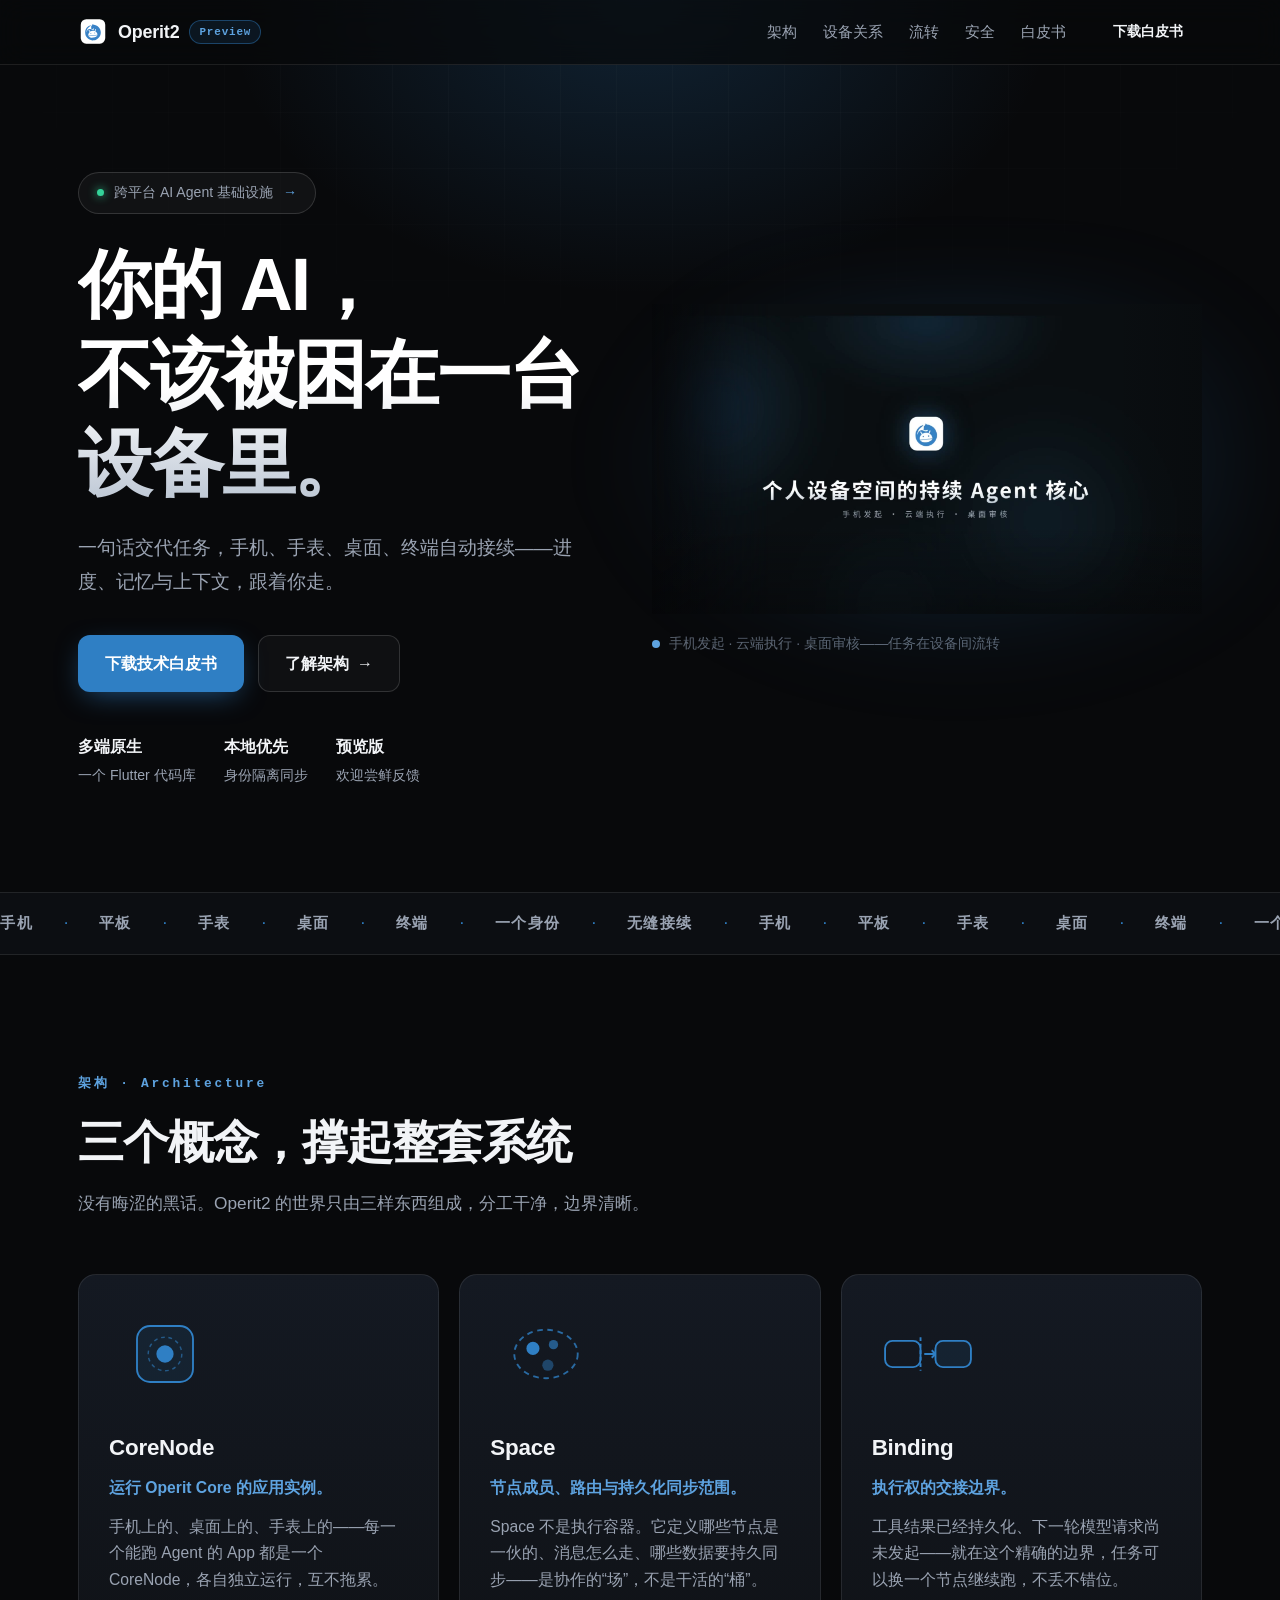
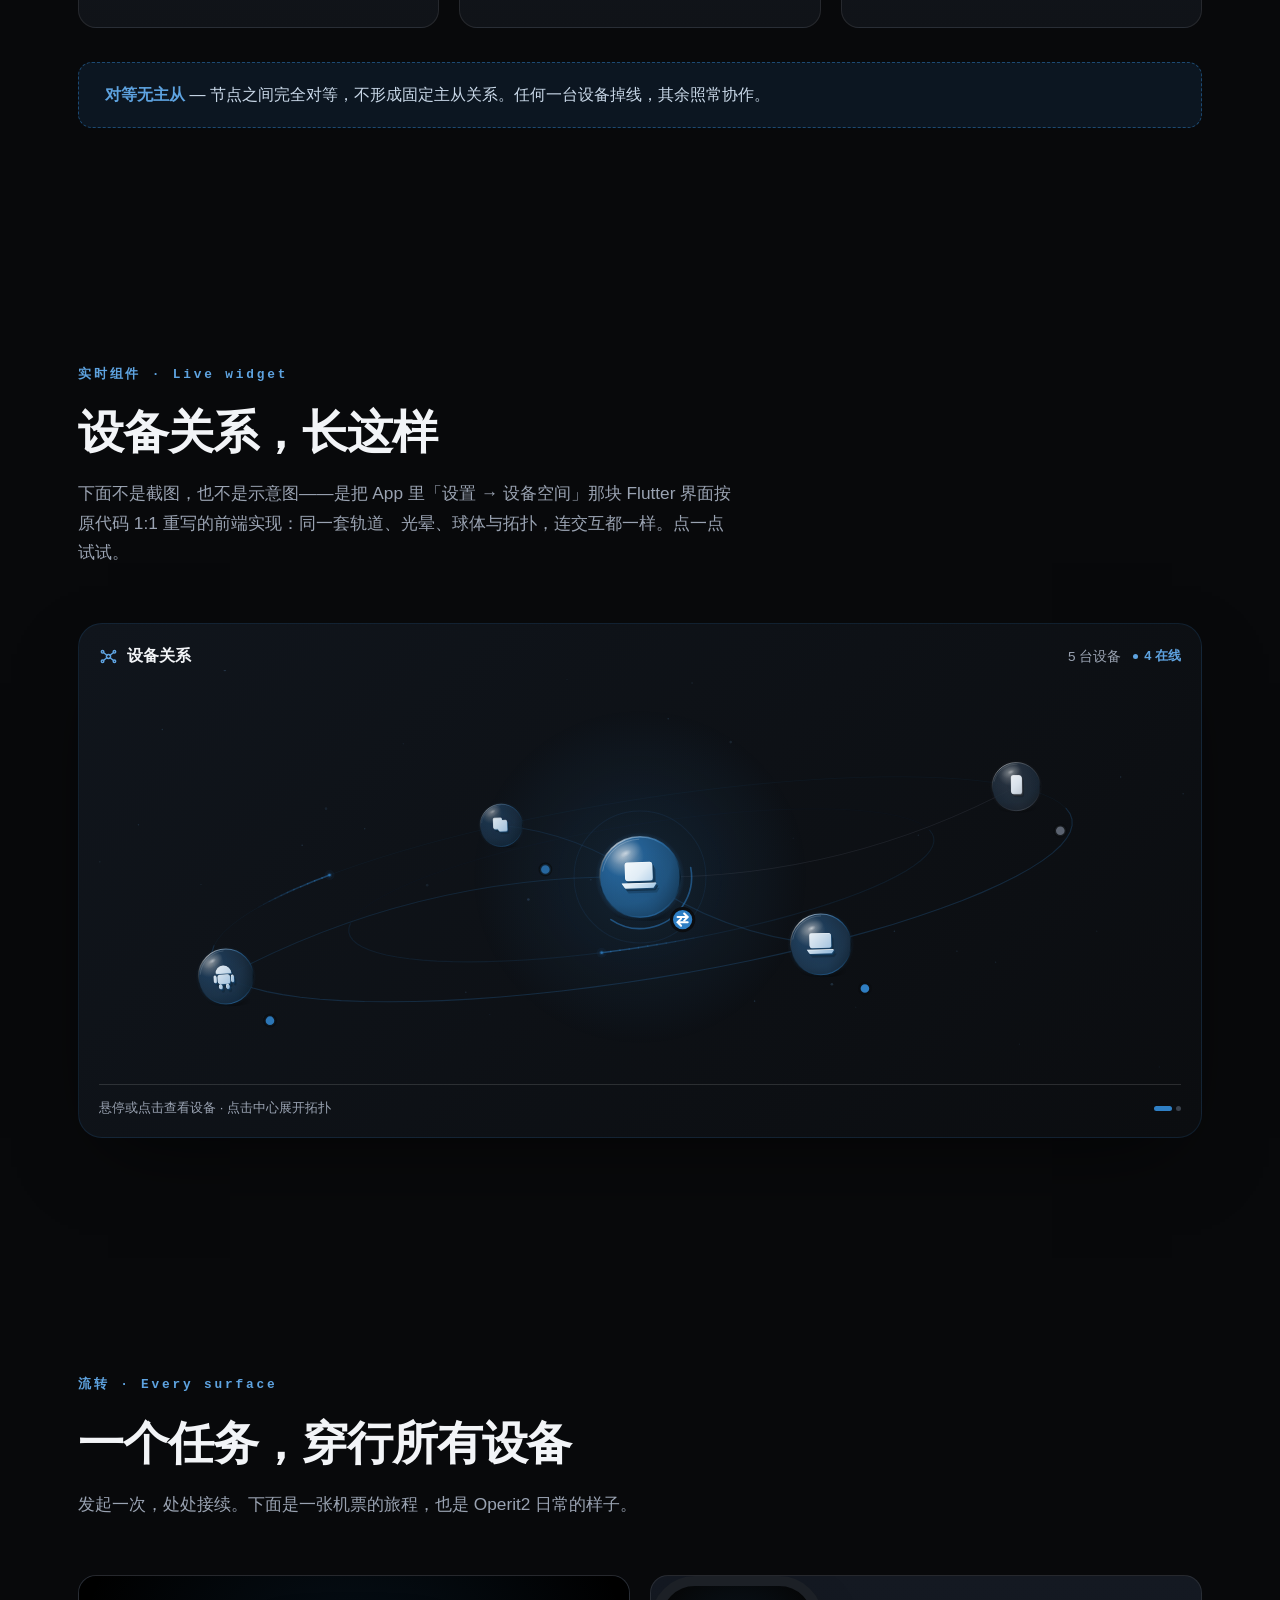
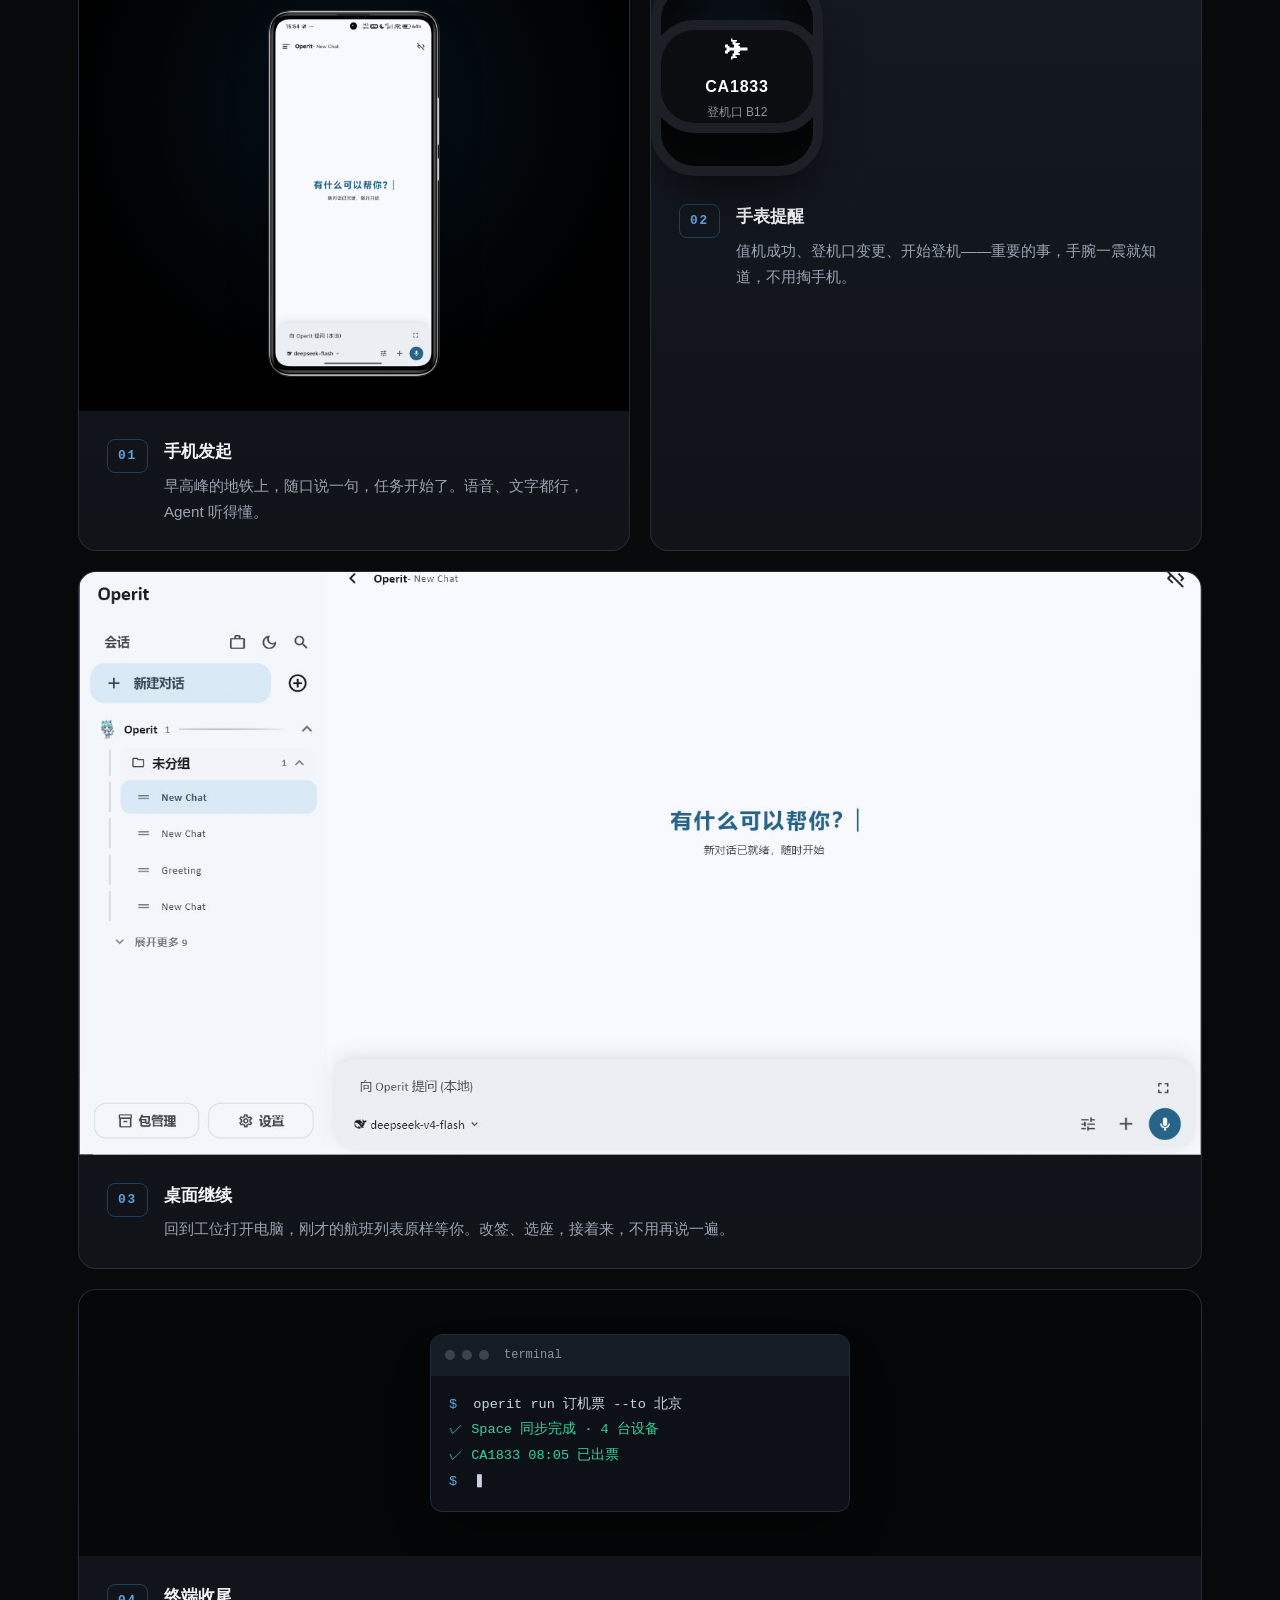
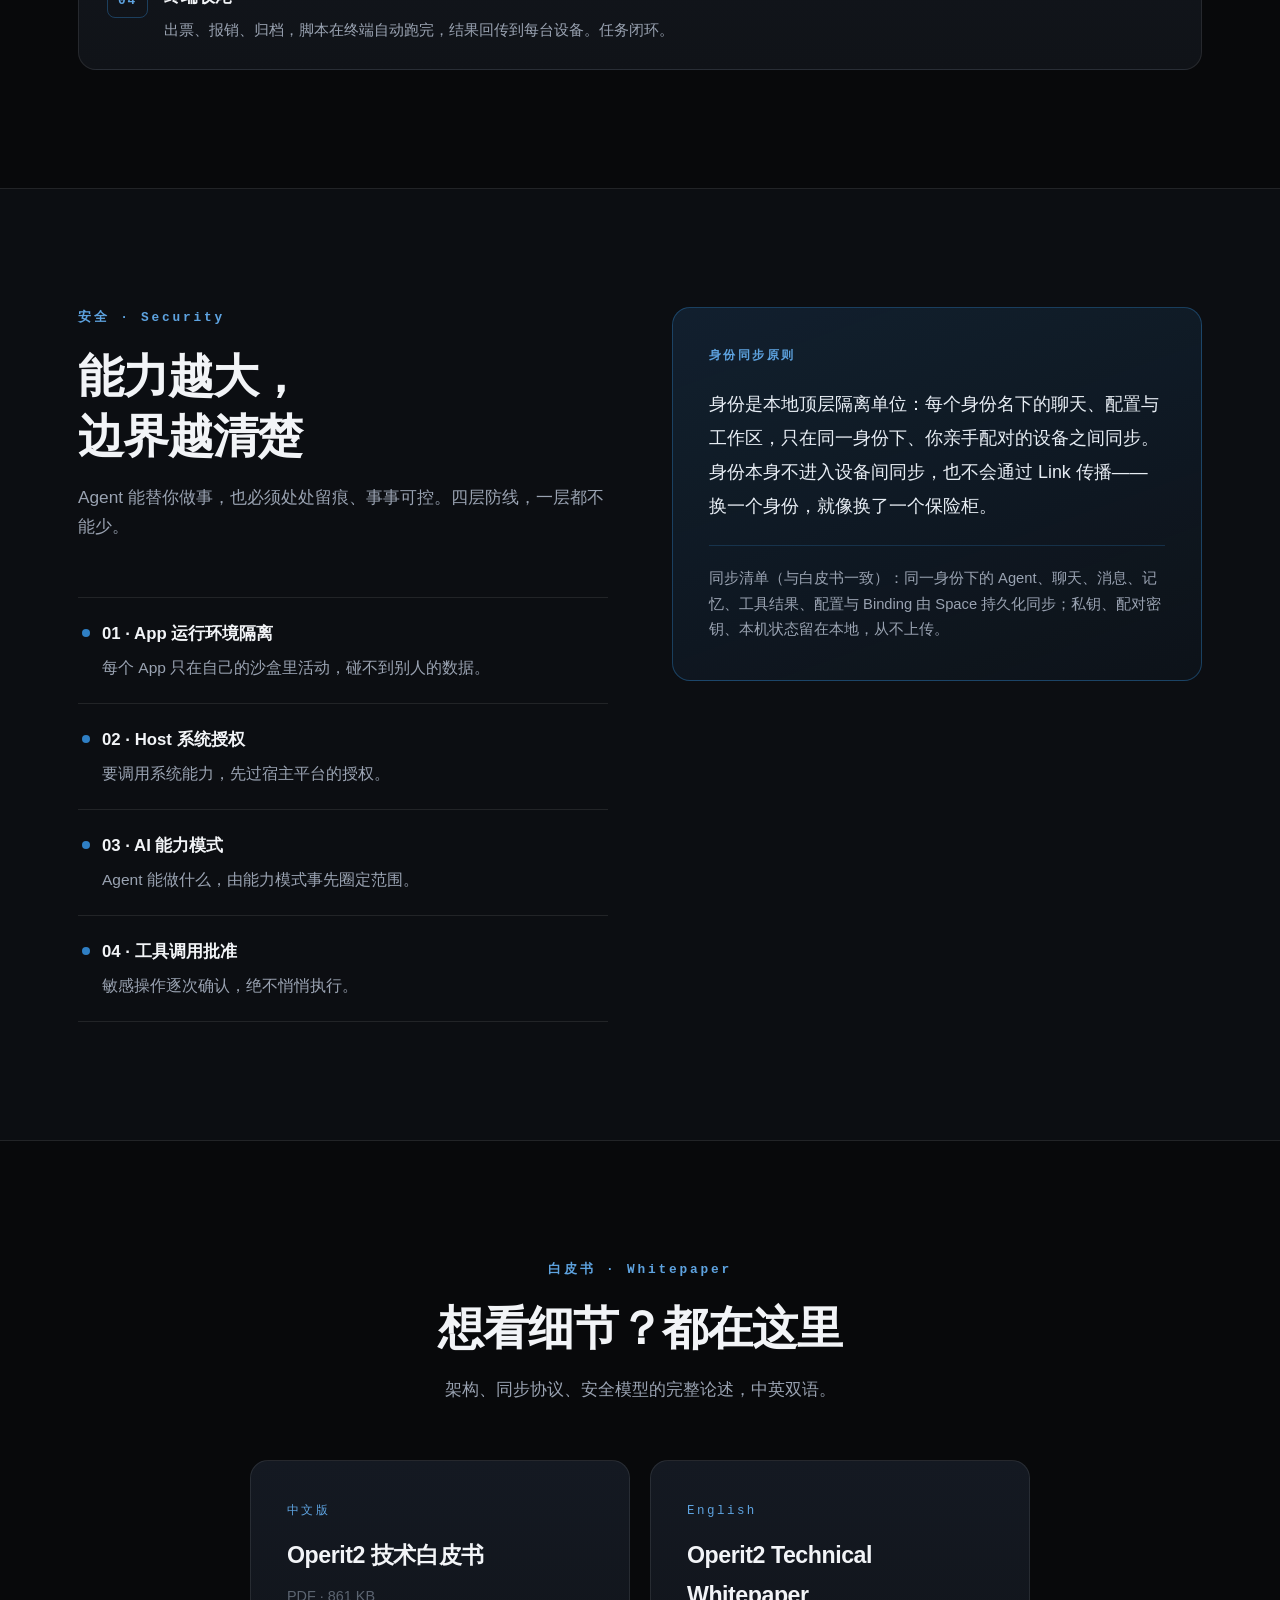
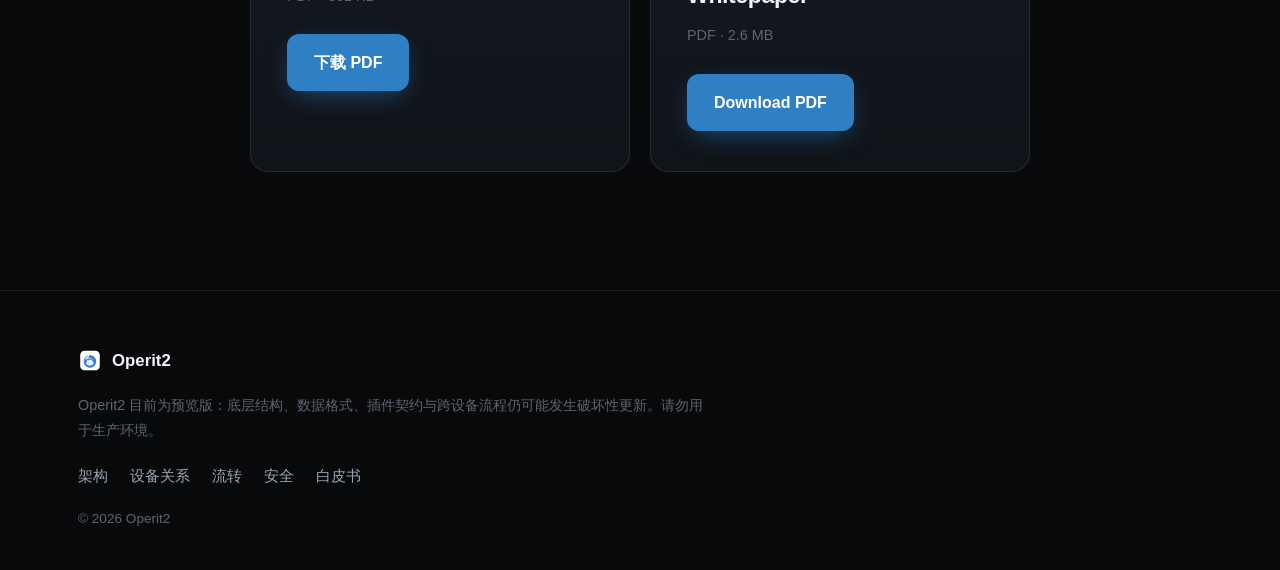
<file: index.html>
<!DOCTYPE html>
<html lang="zh-CN">
<head>
<meta charset="UTF-8">
<meta name="viewport" content="width=device-width, initial-scale=1.0">
<title>Operit2 — 你的 AI，不该被困在一台设备里</title>
<meta name="description" content="Operit2 是跨平台 AI Agent 基础设施。一句话交代任务，手机、手表、桌面、终端自动接续——进度、记忆与上下文，跟着你走。">
<link rel="icon" type="image/svg+xml" href="assets/img/operit-logo.svg">
<link rel="stylesheet" href="assets/css/style.css">
</head>
<body>

<!-- ============ NAV ============ -->
<header class="nav">
  <div class="nav-in">
    <a class="brand" href="#top" aria-label="Operit2 首页">
      <img src="assets/img/operit-logo.svg" alt="" width="30" height="30">
      <b>Operit2</b><span class="pill">Preview</span>
    </a>
    <nav class="nav-links">
      <a href="#arch">架构</a><a href="#devices">设备关系</a><a href="#flow">流转</a><a href="#security">安全</a><a href="#whitepaper">白皮书</a>
    </nav>
    <a class="btn btn-sm" href="assets/docs/Operit2技术白皮书.pdf" download>下载白皮书</a>
  </div>
</header>

<main id="top">
<!-- ============ HERO ============ -->
<section class="hero">
  <div class="hero-bg" aria-hidden="true"><div class="beam"></div><div class="grid"></div></div>
  <div class="wrap hero-in">
    <div class="hero-copy">
      <a class="announce reveal" href="#flow"><span class="dot"></span>跨平台 AI Agent 基础设施<span class="arr">→</span></a>
      <h1 class="reveal">你的 AI，<br>不该被困在一台设备里。</h1>
      <p class="lede reveal">一句话交代任务，手机、手表、桌面、终端自动接续——进度、记忆与上下文，跟着你走。</p>
      <div class="cta-row reveal">
        <a class="btn btn-primary" href="assets/docs/Operit2技术白皮书.pdf" download>下载技术白皮书</a>
        <a class="btn btn-ghost" href="#arch">了解架构<span>→</span></a>
      </div>
      <ul class="hero-points reveal">
        <li><b>多端原生</b>一个 Flutter 代码库</li>
        <li><b>本地优先</b>身份隔离同步</li>
        <li><b>预览版</b>欢迎尝鲜反馈</li>
      </ul>
    </div>
    <div class="hero-visual reveal">
      <div class="hv-glow" aria-hidden="true"></div>
      <div class="hv-frame">
        <video autoplay muted loop playsinline preload="auto" poster="assets/video/hero-poster.jpg">
          <source src="assets/video/hero-loop.mp4" type="video/mp4">
        </video>
        <div class="hv-shade" aria-hidden="true"></div>
      </div>
      <p class="hv-cap"><span class="pulse"></span>手机发起 · 云端执行 · 桌面审核——任务在设备间流转</p>
    </div>
  </div>
</section>

<!-- ============ MARQUEE ============ -->
<div class="marquee" aria-hidden="true">
  <div class="marquee-in">
    <span>手机</span><i>·</i><span>平板</span><i>·</i><span>手表</span><i>·</i><span>桌面</span><i>·</i><span>终端</span><i>·</i><span>一个身份</span><i>·</i><span>无缝接续</span><i>·</i>
    <span>手机</span><i>·</i><span>平板</span><i>·</i><span>手表</span><i>·</i><span>桌面</span><i>·</i><span>终端</span><i>·</i><span>一个身份</span><i>·</i><span>无缝接续</span><i>·</i>
  </div>
</div>

<!-- ============ ARCH ============ -->
<section class="section" id="arch">
  <div class="wrap">
    <p class="eyebrow reveal">架构 · Architecture</p>
    <h2 class="reveal">三个概念，撑起整套系统</h2>
    <p class="sub reveal">没有晦涩的黑话。Operit2 的世界只由三样东西组成，分工干净，边界清晰。</p>
    <div class="cards3">
      <article class="card reveal">
        <svg class="diag" viewBox="0 0 120 96" aria-hidden="true">
          <rect x="30" y="18" width="60" height="60" rx="14" fill="rgba(47,127,196,.10)" stroke="#2F7FC4" stroke-width="2"/>
          <circle cx="60" cy="48" r="9" fill="#2F7FC4"><animate attributeName="r" values="9;11;9" dur="2.4s" repeatCount="indefinite"/></circle>
          <circle cx="60" cy="48" r="18" fill="none" stroke="#2F7FC4" stroke-width="1.5" stroke-dasharray="4 4" opacity=".6"/>
        </svg>
        <h3>CoreNode</h3>
        <p class="def">运行 Operit Core 的应用实例。</p>
        <p>手机上的、桌面上的、手表上的——每一个能跑 Agent 的 App 都是一个 CoreNode，各自独立运行，互不拖累。</p>
      </article>
      <article class="card reveal">
        <svg class="diag" viewBox="0 0 120 96" aria-hidden="true">
          <ellipse cx="60" cy="48" rx="34" ry="26" fill="none" stroke="#2F7FC4" stroke-width="2" stroke-dasharray="6 5" opacity=".8"/>
          <circle cx="46" cy="42" r="7" fill="#2F7FC4"/><circle cx="68" cy="38" r="5" fill="#2F7FC4" opacity=".65"/><circle cx="62" cy="60" r="6" fill="#2F7FC4" opacity=".45"/>
        </svg>
        <h3>Space</h3>
        <p class="def">节点成员、路由与持久化同步范围。</p>
        <p>Space 不是执行容器。它定义哪些节点是一伙的、消息怎么走、哪些数据要持久同步——是协作的“场”，不是干活的“桶”。</p>
      </article>
      <article class="card reveal">
        <svg class="diag" viewBox="0 0 120 96" aria-hidden="true">
          <rect x="14" y="34" width="38" height="28" rx="8" fill="none" stroke="#2F7FC4" stroke-width="2"/>
          <rect x="68" y="34" width="38" height="28" rx="8" fill="rgba(47,127,196,.10)" stroke="#2F7FC4" stroke-width="2"/>
          <line x1="52" y1="30" x2="52" y2="66" stroke="#2F7FC4" stroke-width="2" stroke-dasharray="4 3"/>
          <path d="M56 48h12m0 0l-4-4m4 4l-4 4" stroke="#2F7FC4" stroke-width="2" fill="none"/>
        </svg>
        <h3>Binding</h3>
        <p class="def">执行权的交接边界。</p>
        <p>工具结果已经持久化、下一轮模型请求尚未发起——就在这个精确的边界，任务可以换一个节点继续跑，不丢不错位。</p>
      </article>
    </div>
    <p class="principle reveal"><b>对等无主从</b> — 节点之间完全对等，不形成固定主从关系。任何一台设备掉线，其余照常协作。</p>
  </div>
</section>

<!-- ============ DEVICE GRAPH ============ -->
<section class="section" id="devices">
  <div class="wrap">
    <p class="eyebrow reveal">实时组件 · Live widget</p>
    <h2 class="reveal">设备关系，长这样</h2>
    <p class="sub reveal">下面不是截图，也不是示意图——是把 App 里「设置 → 设备空间」那块 Flutter 界面按原代码 1:1 重写的前端实现：同一套轨道、光晕、球体与拓扑，连交互都一样。点一点试试。</p>
    <div class="graph-card reveal" id="deviceGraph">
      <div class="graph-head">
        <div class="graph-title">
          <svg class="hub" viewBox="0 0 24 24" width="19" height="19" fill="none" stroke="currentColor" stroke-width="1.8" stroke-linecap="round" aria-hidden="true"><circle cx="12" cy="12" r="2.6"/><circle cx="4.5" cy="6" r="1.6"/><circle cx="19.5" cy="6" r="1.6"/><circle cx="4.5" cy="18" r="1.6"/><circle cx="19.5" cy="18" r="1.6"/><path d="M6 7.2 10 10.4M18 7.2 14 10.4M6 16.8 10 13.6M18 16.8 14 13.6"/></svg>
          <span class="graph-title-txt">设备关系</span>
        </div>
        <div class="graph-stats">
          <span class="graph-count">5 台设备</span>
          <span class="online-pill"><i></i><span class="graph-online-n">4 在线</span></span>
        </div>
      </div>
      <div class="graph-stage">
        <canvas></canvas>
        <div class="graph-nodes"></div>
      </div>
      <div class="graph-foot">
        <div class="divider"></div>
        <div class="foot-row">
          <span class="graph-hint">悬停或点击查看设备 · 点击中心展开拓扑</span>
          <span class="mode-dots" aria-hidden="true"><i class="on"></i><i></i></span>
        </div>
      </div>
      <div class="graph-details" hidden></div>
    </div>
  </div>
</section>

<!-- ============ FLOW ============ -->
<section class="section" id="flow">
  <div class="wrap">
    <p class="eyebrow reveal">流转 · Every surface</p>
    <h2 class="reveal">一个任务，穿行所有设备</h2>
    <p class="sub reveal">发起一次，处处接续。下面是一张机票的旅程，也是 Operit2 日常的样子。</p>
    <div class="bento">
      <figure class="cell reveal">
        <div class="cell-shot phone"><img src="assets/img/app-mobile.png" alt="Operit 手机端真实界面" loading="lazy"></div>
        <figcaption><span class="step-n">01</span><div><b>手机发起</b><p>早高峰的地铁上，随口说一句，任务开始了。语音、文字都行，Agent 听得懂。</p></div></figcaption>
      </figure>
      <figure class="cell reveal">
        <div class="cell-shot watch">
          <div class="watch"><p>✈</p><b>CA1833</b><small>登机口 B12</small></div>
        </div>
        <figcaption><span class="step-n">02</span><div><b>手表提醒</b><p>值机成功、登机口变更、开始登机——重要的事，手腕一震就知道，不用掏手机。</p></div></figcaption>
      </figure>
      <figure class="cell span2 reveal">
        <div class="cell-shot crop"><img src="assets/img/app-desktop.jpg" alt="Operit 桌面端真实界面" loading="lazy"></div>
        <figcaption><span class="step-n">03</span><div><b>桌面继续</b><p>回到工位打开电脑，刚才的航班列表原样等你。改签、选座，接着来，不用再说一遍。</p></div></figcaption>
      </figure>
      <figure class="cell span2 reveal">
        <div class="cell-shot term">
          <div class="terminal"><div class="term-bar"><span></span><span></span><span></span><em>terminal</em></div>
          <div class="term-body"><p><i>$</i> operit run 订机票 --to 北京</p><p class="ok">✓ Space 同步完成 · 4 台设备</p><p class="ok">✓ CA1833 08:05 已出票</p><p><i>$</i> <span class="caret">▍</span></p></div></div>
        </div>
        <figcaption><span class="step-n">04</span><div><b>终端收尾</b><p>出票、报销、归档，脚本在终端自动跑完，结果回传到每台设备。任务闭环。</p></div></figcaption>
      </figure>
    </div>
  </div>
</section>

<!-- ============ SECURITY ============ -->
<section class="section" id="security">
  <div class="wrap sec-grid">
    <div>
      <p class="eyebrow reveal">安全 · Security</p>
      <h2 class="reveal">能力越大，<br>边界越清楚</h2>
      <p class="sub reveal">Agent 能替你做事，也必须处处留痕、事事可控。四层防线，一层都不能少。</p>
      <ol class="layers">
        <li class="reveal"><b>01 · App 运行环境隔离</b><p>每个 App 只在自己的沙盒里活动，碰不到别人的数据。</p></li>
        <li class="reveal"><b>02 · Host 系统授权</b><p>要调用系统能力，先过宿主平台的授权。</p></li>
        <li class="reveal"><b>03 · AI 能力模式</b><p>Agent 能做什么，由能力模式事先圈定范围。</p></li>
        <li class="reveal"><b>04 · 工具调用批准</b><p>敏感操作逐次确认，绝不悄悄执行。</p></li>
      </ol>
    </div>
    <aside class="quote-card reveal">
      <p class="q-eyebrow">身份同步原则</p>
      <p class="q-main">身份是本地顶层隔离单位：每个身份名下的聊天、配置与工作区，只在同一身份下、你亲手配对的设备之间同步。身份本身不进入设备间同步，也不会通过 Link 传播——换一个身份，就像换了一个保险柜。</p>
      <p class="q-sub">同步清单（与白皮书一致）：同一身份下的 Agent、聊天、消息、记忆、工具结果、配置与 Binding 由 Space 持久化同步；私钥、配对密钥、本机状态留在本地，从不上传。</p>
    </aside>
  </div>
</section>

<!-- ============ WHITEPAPER ============ -->
<section class="section" id="whitepaper">
  <div class="wrap center">
    <p class="eyebrow reveal">白皮书 · Whitepaper</p>
    <h2 class="reveal">想看细节？都在这里</h2>
    <p class="sub reveal">架构、同步协议、安全模型的完整论述，中英双语。</p>
    <div class="wp-cards">
      <article class="wp-card reveal">
        <p class="wp-lang">中文版</p><h3>Operit2 技术白皮书</h3><p class="wp-meta">PDF · 861 KB</p>
        <a class="btn btn-primary" href="assets/docs/Operit2技术白皮书.pdf" download>下载 PDF</a>
      </article>
      <article class="wp-card reveal">
        <p class="wp-lang">English</p><h3>Operit2 Technical Whitepaper</h3><p class="wp-meta">PDF · 2.6 MB</p>
        <a class="btn btn-primary" href="assets/docs/Operit2-Technical-Whitepaper.pdf" download>Download PDF</a>
      </article>
    </div>
  </div>
</section>
</main>

<!-- ============ FOOTER ============ -->
<footer class="footer">
  <div class="wrap">
    <div class="foot-brand"><img src="assets/img/operit-logo.svg" alt="" width="24" height="24"><b>Operit2</b></div>
    <p class="disclaimer">Operit2 目前为预览版：底层结构、数据格式、插件契约与跨设备流程仍可能发生破坏性更新。请勿用于生产环境。</p>
    <nav class="foot-links"><a href="#arch">架构</a><a href="#devices">设备关系</a><a href="#flow">流转</a><a href="#security">安全</a><a href="#whitepaper">白皮书</a></nav>
    <p class="copy">© 2026 Operit2</p>
  </div>
</footer>

<script src="assets/js/device-graph.js?v=20260929a"></script>
<script src="assets/js/main.js"></script>
</body>
</html>
</file>
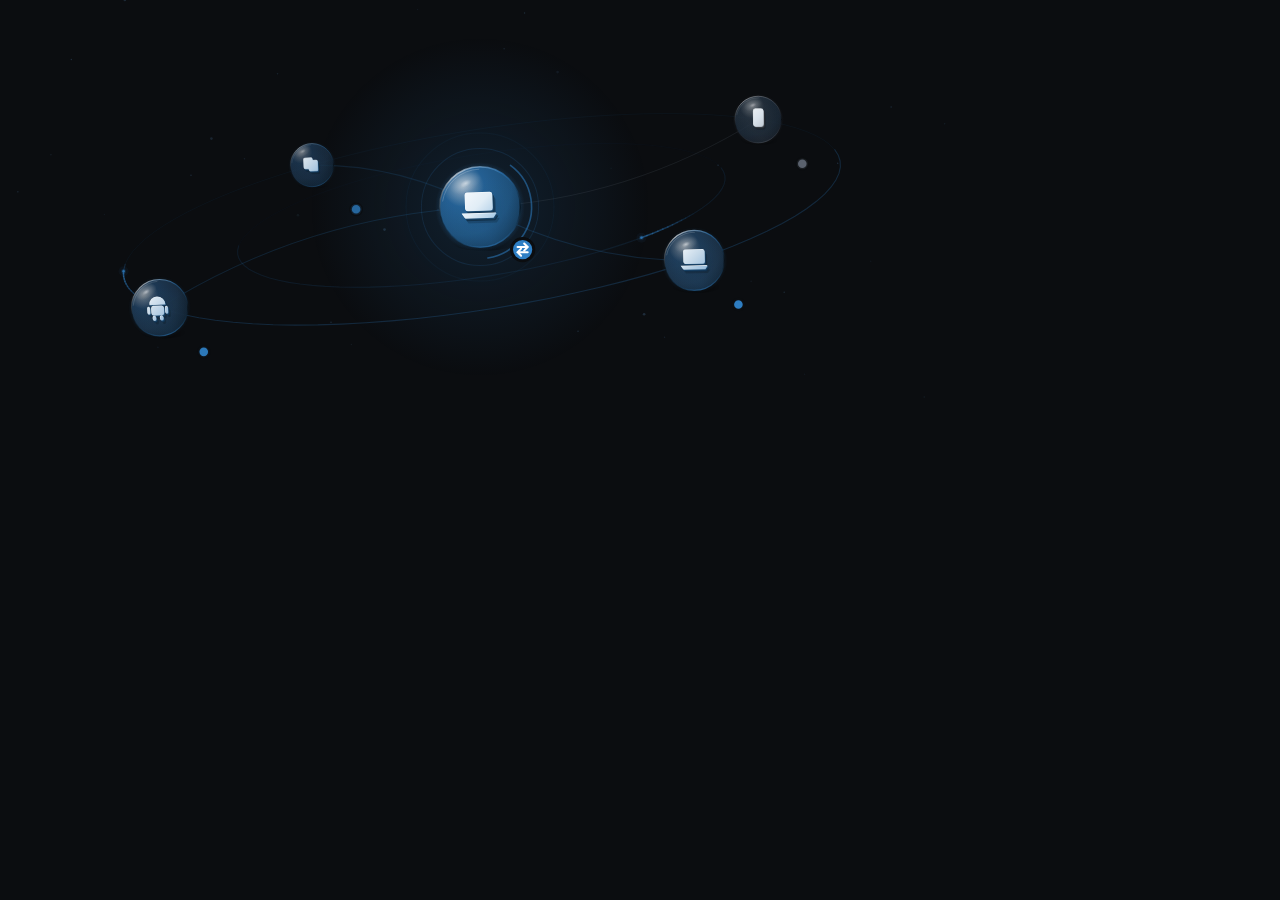
<file: record.html>
<!DOCTYPE html>
<html lang="zh-CN">
<head>
<meta charset="UTF-8">
<style>
  html,body{margin:0;padding:0;background:#0B0D10;overflow:hidden}
  #deviceGraph{width:960px}
  .graph-head,.graph-foot,.graph-details{display:none!important}
  .graph-stage{position:relative}
  .graph-stage canvas{display:block;width:100%}
  .graph-nodes{position:absolute;inset:0}
  .gnode{position:absolute;left:0;top:0;border-radius:50%;background:transparent;border:0;padding:0}
</style>
</head>
<body>
<div class="graph-card" id="deviceGraph">
  <div class="graph-head"><div class="graph-title"><span class="graph-title-txt">设备关系</span></div>
    <div class="graph-stats"><span class="graph-count"></span><span class="online-pill"><i></i><span class="graph-online-n"></span></span></div></div>
  <div class="graph-stage"><canvas></canvas><div class="graph-nodes"></div></div>
  <div class="graph-foot"><div class="divider"></div><div class="foot-row"><span class="graph-hint"></span><span class="mode-dots"><i></i><i></i></span></div></div>
  <div class="graph-details" hidden></div>
</div>
<script src="assets/js/device-graph.js"></script>
</body>
</html>
</file>
<file: assets/css/style.css>
/* Operit2 v3 — 深色 Linear 风 */
:root{
  --bg:#08090B; --bg2:#0C0E12; --card:#101318; --card2:#141922;
  --line:rgba(255,255,255,.09); --line2:rgba(255,255,255,.14);
  --ink:#F2F4F7; --muted:#9AA3B2; --faint:#5C6572;
  --brand:#2F7FC4; --brand-hi:#5EA3E0; --brand-soft:rgba(47,127,196,.12);
  --r:18px; --font:-apple-system,BlinkMacSystemFont,"SF Pro Text","PingFang SC","Hiragino Sans GB","Microsoft YaHei","Noto Sans SC",sans-serif;
  --mono:ui-monospace,"SF Mono",SFMono-Regular,Menlo,Consolas,"PingFang SC",monospace;
  --shadow:0 40px 90px -30px rgba(0,0,0,.7);
}
*{margin:0;padding:0;box-sizing:border-box}
html{scroll-behavior:smooth}
body{background:var(--bg);color:var(--ink);font-family:var(--font);font-size:17px;line-height:1.7;
  -webkit-font-smoothing:antialiased;overflow-x:hidden}
img{max-width:100%}
a{color:inherit;text-decoration:none}
.wrap{max-width:1180px;margin:0 auto;padding:0 28px}
::selection{background:rgba(47,127,196,.4)}

/* ---------- 导航 ---------- */
.nav{position:fixed;inset:0 0 auto 0;z-index:50;backdrop-filter:blur(14px);-webkit-backdrop-filter:blur(14px);
  background:rgba(8,9,11,.72);border-bottom:1px solid var(--line)}
.nav-in{max-width:1180px;margin:0 auto;padding:0 28px;height:64px;display:flex;align-items:center;gap:28px}
.brand{display:flex;align-items:center;gap:10px;margin-right:auto}
.brand b{font-size:1.12rem;font-weight:800;letter-spacing:-.01em}
.pill{font-family:var(--mono);font-size:.68rem;font-weight:700;color:var(--brand-hi);border:1px solid rgba(47,127,196,.45);
  background:var(--brand-soft);border-radius:99px;padding:2px 9px;letter-spacing:.08em}
.nav-links{display:flex;gap:26px}
.nav-links a{color:var(--muted);font-size:.95rem;font-weight:500;transition:color .15s}
.nav-links a:hover{color:var(--ink)}

/* ---------- 按钮 ---------- */
.btn{display:inline-flex;align-items:center;gap:8px;font-weight:700;border-radius:12px;cursor:pointer;
  padding:14px 26px;font-size:1rem;border:1px solid transparent;transition:transform .15s,box-shadow .15s,background .15s}
.btn-primary{background:var(--brand);color:#fff;box-shadow:0 8px 28px -8px rgba(47,127,196,.65)}
.btn-primary:hover{background:#3a8cd2;transform:translateY(-1px)}
.btn-ghost{border-color:var(--line2);color:var(--ink);background:rgba(255,255,255,.03)}
.btn-ghost:hover{background:rgba(255,255,255,.07)}
.btn-sm{padding:9px 18px;font-size:.88rem}

/* ---------- 首屏 ---------- */
.hero{position:relative;padding:172px 0 40px;overflow:hidden;text-align:center}
.hero-bg{position:absolute;inset:0;pointer-events:none}
.beam{position:absolute;left:50%;top:-320px;width:900px;height:640px;transform:translateX(-50%);
  background:radial-gradient(ellipse at center,rgba(47,127,196,.22),transparent 65%)}
.grid{position:absolute;inset:0;opacity:.5;
  background-image:linear-gradient(rgba(255,255,255,.035) 1px,transparent 1px),linear-gradient(90deg,rgba(255,255,255,.035) 1px,transparent 1px);
  background-size:56px 56px;
  -webkit-mask-image:radial-gradient(ellipse 80% 60% at 50% 0%,#000 30%,transparent 75%);
  mask-image:radial-gradient(ellipse 80% 60% at 50% 0%,#000 30%,transparent 75%)}
.hero-in{position:relative}
.announce{display:inline-flex;align-items:center;gap:10px;font-size:.88rem;color:var(--muted);
  border:1px solid var(--line2);background:rgba(255,255,255,.04);border-radius:99px;padding:8px 18px;margin-bottom:30px}
.announce:hover{color:var(--ink);border-color:rgba(47,127,196,.5)}
.announce .dot{width:7px;height:7px;border-radius:50%;background:#34D399;box-shadow:0 0 10px #34D399}
.announce .arr{color:var(--brand-hi)}
.hero h1{font-size:clamp(2.6rem,6.2vw,4.6rem);font-weight:800;letter-spacing:-.03em;line-height:1.22;margin-bottom:22px;
  background:linear-gradient(180deg,#fff 55%,#B9C4D2);-webkit-background-clip:text;background-clip:text;color:transparent}
.lede{color:var(--muted);font-size:1.18rem;line-height:1.8;margin-bottom:36px}
.cta-row{display:flex;gap:14px;justify-content:center;flex-wrap:wrap;margin-bottom:70px}

/* ---------- 新封面:左文右视频 ---------- */
.hero{text-align:left}
.hero-in{display:grid;grid-template-columns:1fr 1.08fr;gap:64px;align-items:center}
.hero-copy .announce{margin-bottom:26px}
.cta-row{justify-content:flex-start;margin-bottom:42px}
.hero-points{list-style:none;display:flex;gap:28px;flex-wrap:wrap;margin:0;padding:0}
.hero-points li{font-size:.88rem;color:var(--muted)}
.hero-points b{display:block;color:var(--ink);font-size:.98rem;margin-bottom:3px}
.hero-visual{position:relative;min-width:0}
.hv-glow{position:absolute;inset:-8% -10%;z-index:0;
  background:radial-gradient(ellipse at 55% 45%,rgba(47,127,196,.38),rgba(47,127,196,.08) 45%,transparent 70%);filter:blur(36px)}
.hv-frame{position:relative;z-index:1;overflow:hidden}
.hv-frame video{display:block;width:100%;height:auto;background:#0B0D10;
  -webkit-mask-image:linear-gradient(90deg,transparent,#000 120px);
  mask-image:linear-gradient(90deg,transparent,#000 120px)}
.hv-shade{position:absolute;inset:0;pointer-events:none;
  background:linear-gradient(180deg,transparent 72%,rgba(5,6,8,.5)),
             linear-gradient(90deg,rgba(5,6,8,.3),transparent 16%,transparent 84%,rgba(5,6,8,.3))}
.hv-cap{display:flex;align-items:center;gap:9px;margin-top:18px;color:var(--faint);font-size:.88rem}
/* ---------- 跑马灯 ---------- */
.marquee{margin-top:64px;border-top:1px solid var(--line);border-bottom:1px solid var(--line);
  background:var(--bg2);overflow:hidden;white-space:nowrap}
.marquee-in{display:inline-flex;align-items:center;gap:1.8em;padding:16px 0;width:max-content;animation:scrollx 28s linear infinite}
.marquee-in span{font-weight:700;font-size:.95rem;letter-spacing:.1em;color:var(--muted)}
.marquee-in i{font-style:normal;color:var(--brand)}
@keyframes scrollx{to{transform:translateX(-50%)}}

/* ---------- 通用区块 ---------- */
.section{padding:118px 0}
.eyebrow{font-family:var(--mono);font-size:.8rem;font-weight:700;letter-spacing:.22em;color:var(--brand-hi);margin-bottom:18px}
h2{font-size:clamp(1.9rem,3.6vw,2.9rem);font-weight:800;letter-spacing:-.025em;line-height:1.3;margin-bottom:16px}
.sub{color:var(--muted);font-size:1.08rem;max-width:38em;margin-bottom:56px}
.center{text-align:center}.center .sub{margin-left:auto;margin-right:auto}

/* ---------- 架构卡片 ---------- */
.cards3{display:grid;grid-template-columns:repeat(3,1fr);gap:20px;margin-bottom:34px}
.card{background:linear-gradient(180deg,var(--card2),var(--card));border:1px solid var(--line);border-radius:var(--r);
  padding:34px 30px;transition:transform .2s,border-color .2s,box-shadow .2s}
.card:hover{transform:translateY(-4px);border-color:rgba(47,127,196,.45);box-shadow:0 24px 60px -24px rgba(47,127,196,.35)}
.card h3{font-size:1.4rem;font-weight:800;letter-spacing:-.01em;margin:20px 0 8px}
.card .def{color:var(--brand-hi);font-weight:700;margin-bottom:12px}
.card p{color:var(--muted);font-size:.98rem}
.diag{width:112px;height:90px}
.principle{border:1px dashed rgba(47,127,196,.5);background:var(--brand-soft);border-radius:14px;
  padding:18px 26px;color:#C9D8E8;font-size:1rem}
.principle b{color:var(--brand-hi)}

/* ---------- Bento 流转 ---------- */
.bento{display:grid;grid-template-columns:1fr 1fr;gap:20px}
.cell{background:linear-gradient(180deg,var(--card2),var(--card));border:1px solid var(--line);border-radius:var(--r);
  overflow:hidden;display:flex;flex-direction:column;transition:border-color .2s}
.cell:hover{border-color:rgba(47,127,196,.4)}
.cell.span2{grid-column:span 2}
.cell-shot{position:relative;overflow:hidden;background:#000;min-height:200px;display:flex;align-items:center;justify-content:center}
.cell-shot.crop img{display:block;width:100%;margin-top:-4.4%}
.cell-shot.phone{padding:34px 0;background:radial-gradient(circle at 50% 30%,rgba(47,127,196,.14),transparent 70%),#000}
.cell-shot.phone img{width:172px;border-radius:22px;border:1px solid rgba(255,255,255,.14);box-shadow:0 24px 50px -18px rgba(0,0,0,.8)}
.cell-shot.watch{background:radial-gradient(circle at 50% 40%,rgba(47,127,196,.16),transparent 70%),#050607;padding:44px 0}
.watch{width:172px;height:184px;border-radius:44px;background:#0B0D10;border:10px solid #1C2026;
  display:flex;flex-direction:column;align-items:center;justify-content:center;gap:2px;color:#fff;
  box-shadow:0 24px 50px -18px rgba(0,0,0,.8)}
.watch p{font-size:1.5rem}.watch b{font-size:1rem;letter-spacing:.05em}.watch small{color:#8B94A3;font-size:.75rem}
.cell-shot.term{padding:44px 28px;background:#050607}
.terminal{width:100%;max-width:420px;background:#0D1117;border:1px solid #232B36;border-radius:12px;overflow:hidden;text-align:left;
  box-shadow:0 24px 50px -20px rgba(0,0,0,.7)}
.term-bar{display:flex;align-items:center;gap:7px;padding:10px 14px;background:#161C25}
.term-bar span{width:10px;height:10px;border-radius:50%;background:#3A4350}
.term-bar em{font-style:normal;margin-left:8px;color:#8B94A3;font-family:var(--mono);font-size:.75rem}
.term-body{padding:16px 18px;font-family:var(--mono);font-size:.85rem;line-height:1.9;color:#C9D4E0}
.term-body i{font-style:normal;color:var(--brand-hi);margin-right:8px}
.term-body .ok{color:#34D399}
.caret{animation:blink 1.1s steps(1) infinite}
@keyframes blink{50%{opacity:0}}
.cell figcaption{display:flex;gap:16px;padding:26px 28px;align-items:flex-start}
.step-n{font-family:var(--mono);font-size:.8rem;font-weight:700;color:var(--brand-hi);letter-spacing:.14em;
  border:1px solid rgba(47,127,196,.4);border-radius:8px;padding:5px 10px;flex:none;margin-top:2px}
.cell figcaption b{display:block;font-size:1.08rem;margin-bottom:6px}
.cell figcaption p{color:var(--muted);font-size:.95rem}

/* ---------- 安全 ---------- */
#security{background:var(--bg2);border-top:1px solid var(--line);border-bottom:1px solid var(--line)}
.sec-grid{display:grid;grid-template-columns:1fr 1fr;gap:64px;align-items:start}
.layers{list-style:none;margin-top:44px;border-top:1px solid var(--line)}
.layers li{padding:22px 4px;border-bottom:1px solid var(--line)}
.layers b{display:block;font-size:1.05rem;margin-bottom:6px}
.layers b::before{content:"";display:inline-block;width:8px;height:8px;border-radius:50%;background:var(--brand);margin-right:12px;vertical-align:2px}
.layers p{color:var(--muted);font-size:.97rem;padding-left:20px}
.quote-card{background:linear-gradient(160deg,rgba(47,127,196,.16),rgba(47,127,196,.04));
  border:1px solid rgba(47,127,196,.4);border-radius:var(--r);padding:38px 36px;position:sticky;top:100px}
.q-eyebrow{font-family:var(--mono);font-size:.78rem;font-weight:700;letter-spacing:.2em;color:var(--brand-hi);margin-bottom:20px}
.q-main{font-size:1.12rem;line-height:1.9;color:#E8EEF5;margin-bottom:22px}
.q-sub{color:var(--muted);font-size:.92rem;border-top:1px solid rgba(47,127,196,.25);padding-top:20px}

/* ---------- 白皮书 ---------- */
.wp-cards{display:grid;grid-template-columns:repeat(2,minmax(0,380px));gap:20px;justify-content:center;margin-top:8px}
.wp-card{background:linear-gradient(180deg,var(--card2),var(--card));border:1px solid var(--line);border-radius:var(--r);
  padding:40px 36px;text-align:left;transition:border-color .2s,transform .2s}
.wp-card:hover{border-color:rgba(47,127,196,.45);transform:translateY(-3px)}
.wp-lang{font-family:var(--mono);font-size:.78rem;letter-spacing:.2em;color:var(--brand-hi);margin-bottom:14px}
.wp-card h3{font-size:1.45rem;font-weight:800;letter-spacing:-.02em;margin-bottom:8px}
.wp-meta{color:var(--faint);font-size:.9rem;margin-bottom:26px}

/* ---------- 页脚 ---------- */
.footer{border-top:1px solid var(--line);padding:56px 0 40px;background:var(--bg)}
.foot-brand{display:flex;align-items:center;gap:10px;margin-bottom:18px}
.foot-brand b{font-size:1.05rem}
.disclaimer{color:var(--faint);font-size:.9rem;max-width:44em;margin-bottom:22px}
.foot-links{display:flex;gap:22px;margin-bottom:18px}
.foot-links a{color:var(--muted);font-size:.92rem}.foot-links a:hover{color:var(--ink)}
.copy{color:var(--faint);font-size:.85rem}

/* ---------- 动效 ---------- */
.reveal{opacity:0;transform:translateY(26px);transition:opacity .7s ease,transform .7s ease}
.reveal.in{opacity:1;transform:none}

/* ---------- 响应式 ---------- */
@media (max-width:1020px){
  .hero-in{grid-template-columns:1fr;gap:44px}
  .hero{padding-top:140px}
  .sec-grid{grid-template-columns:1fr;gap:48px}
  .quote-card{position:static}
  .bento{grid-template-columns:1fr}
  .cell.span2{grid-column:span 1}
}
@media (max-width:640px){
  body{font-size:16px}
  .nav-links{display:none}
  .hero{padding-top:128px}
  .br-d{display:none}
  .lede{font-size:1.05rem}
  .cta-row .btn{flex:1;justify-content:center;padding:15px 12px}
  .shot-phone{width:30%;right:2%;bottom:8%}
  .hero-shot{padding-bottom:52px}
  .shot-cap{font-size:.82rem}
  .section{padding:84px 0}
  .cards3{grid-template-columns:1fr;max-width:560px;margin-left:auto;margin-right:auto}
  .wp-cards{grid-template-columns:1fr}
  .cell figcaption{padding:22px}
}
@media (prefers-reduced-motion:reduce){
  *,*::before,*::after{animation:none !important;transition:none !important}
  .reveal{opacity:1;transform:none}
  html{scroll-behavior:auto}
}

/* ---------- 设备关系实时组件(对 DeviceSpaceGraph) ---------- */
.graph-card{background:linear-gradient(135deg,#10151C,#0B0D10);border:1px solid rgba(47,127,196,.16);
  border-radius:24px;overflow:hidden;box-shadow:0 30px 80px -30px rgba(0,0,0,.7)}
.graph-head{display:flex;justify-content:space-between;align-items:center;gap:12px;padding:18px 20px 0;flex-wrap:wrap}
.graph-title{display:flex;align-items:center;gap:9px;font-weight:700;font-size:1.02rem}
.graph-title .hub{color:var(--brand-hi);transition:transform .3s}
.graph-card.topo .graph-title .hub{transform:rotate(90deg)}
.graph-stats{display:flex;align-items:center;gap:12px;color:var(--muted);font-size:.85rem}
.online-pill{display:flex;align-items:center;gap:6px;color:var(--brand-hi);font-size:.8rem;font-weight:600}
.online-pill i{width:5px;height:5px;border-radius:50%;background:var(--brand-hi)}
.graph-stage{position:relative}
.graph-stage canvas{display:block;width:100%}
.graph-nodes{position:absolute;inset:0}
.gnode{position:absolute;left:0;top:0;border-radius:50%;background:transparent;border:0;cursor:pointer;padding:0}
.gnode:focus-visible{outline:2px solid var(--brand-hi);outline-offset:3px}
.graph-foot{padding:0 20px 18px}
.graph-foot .divider{height:1px;background:rgba(255,255,255,.13);margin-bottom:12px}
.foot-row{display:flex;align-items:center;gap:10px;color:var(--muted);font-size:.82rem}
.mode-dots{margin-left:auto;display:flex;gap:4px;align-items:center}
.mode-dots i{height:5px;width:5px;border-radius:5px;background:#3A414C;transition:all .3s}
.mode-dots i.on{width:18px;background:var(--brand)}
.graph-details{margin:0 12px 12px;padding:12px 14px 14px;background:#161B23;
  border:1px solid rgba(47,127,196,.20);border-radius:18px}
.gd-row{display:flex;align-items:center;gap:10px}
.gd-ic{display:flex;color:var(--brand-hi)}
.gd-main{flex:1;min-width:0}
.gd-main b{display:block;font-size:.95rem}
.gd-main small{color:var(--muted);font-size:.78rem}
.gd-iconbtn{display:flex;align-items:center;justify-content:center;width:34px;height:34px;border-radius:50%;
  border:0;background:transparent;color:var(--muted);cursor:pointer}
.gd-iconbtn:hover{background:rgba(255,255,255,.06);color:var(--ink)}
.gd-danger{color:var(--brand-hi)}
.gd-danger.armed{color:#fff;background:#B34040}
.gd-empty{color:var(--muted);font-size:.85rem;margin-top:8px}
.gd-edge{margin-top:9px}
.gd-edge p{font-size:.88rem;margin:0}
.gd-edge small{color:var(--muted);font-size:.78rem}
@media (max-width:640px){
  .graph-head{padding:14px 14px 0}
  .graph-foot{padding:0 14px 14px}
  .graph-details{margin:0 8px 8px}
}
.pulse{width:8px;height:8px;border-radius:50%;background:var(--brand-hi);animation:pulse 1.8s infinite;flex:none}
@keyframes pulse{0%{box-shadow:0 0 0 0 rgba(94,163,224,.5)}70%{box-shadow:0 0 0 9px transparent}100%{box-shadow:0 0 0 0 transparent}}
</file>
